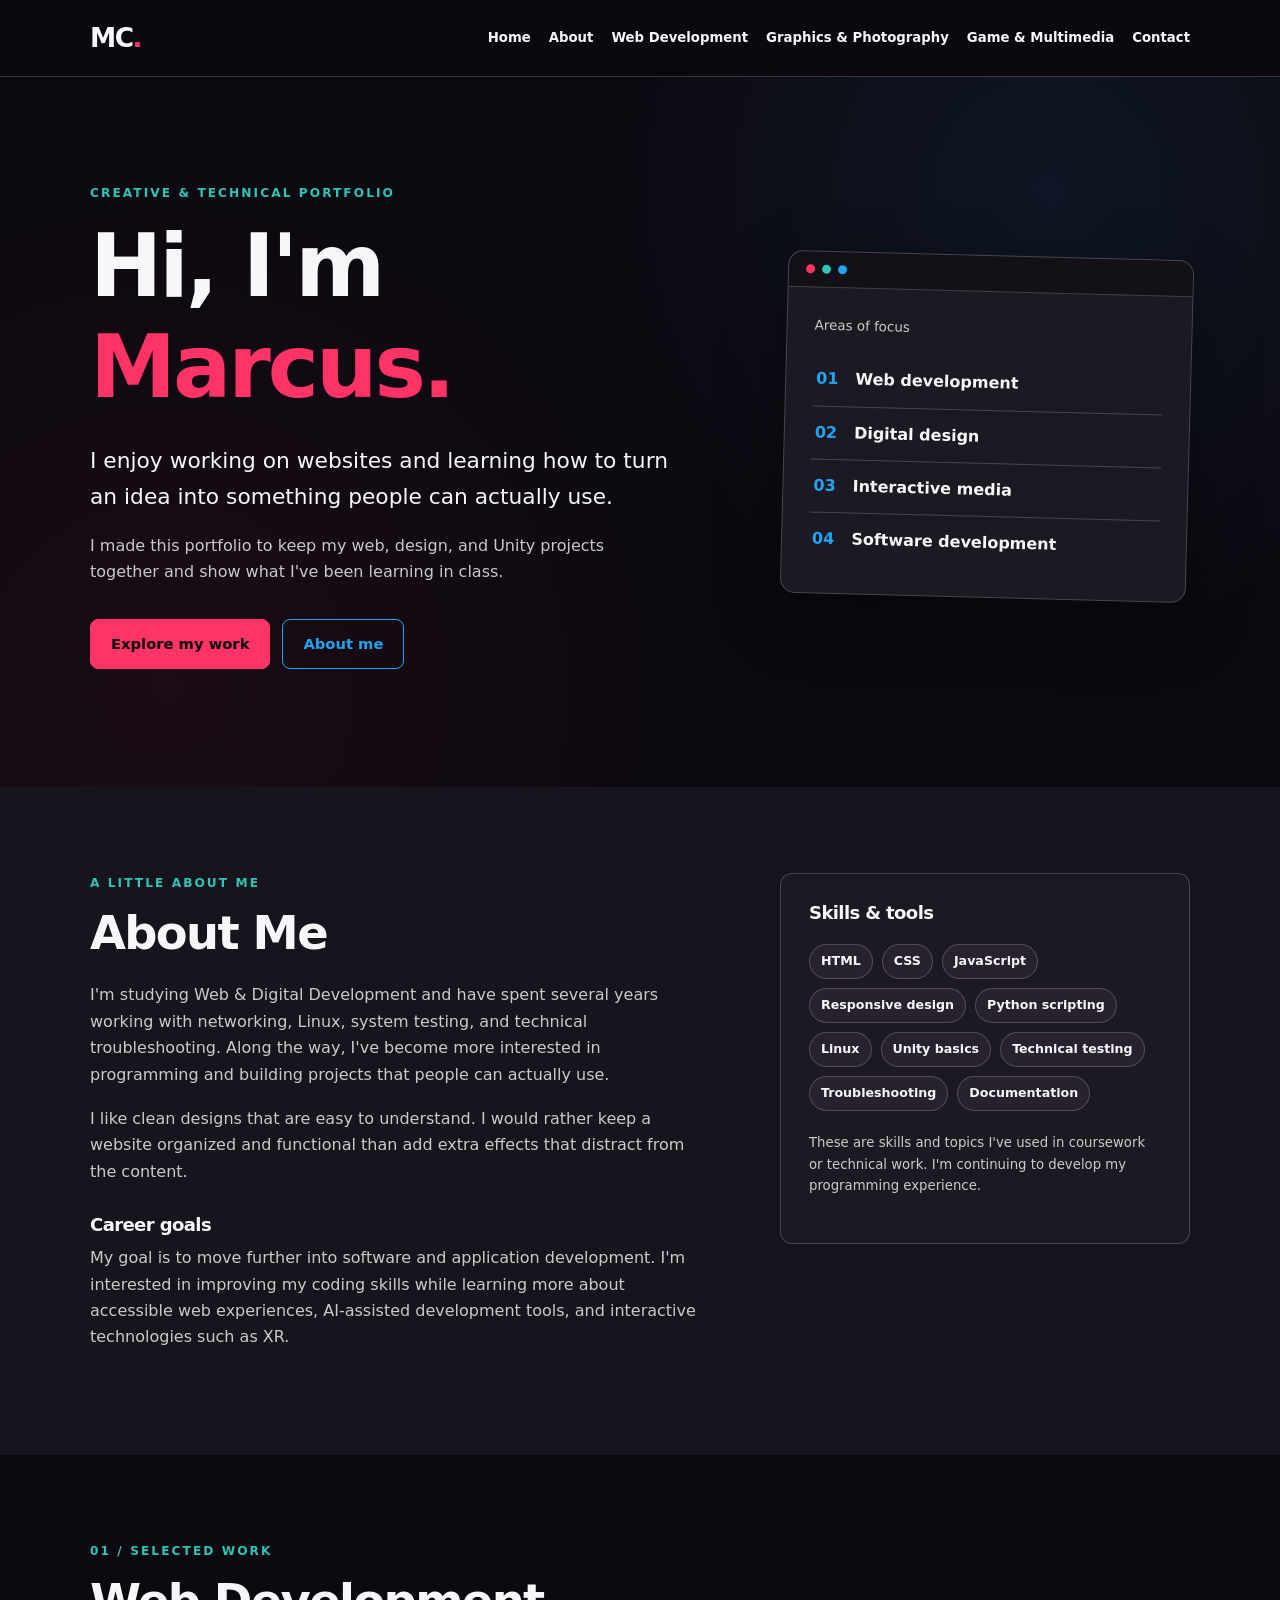
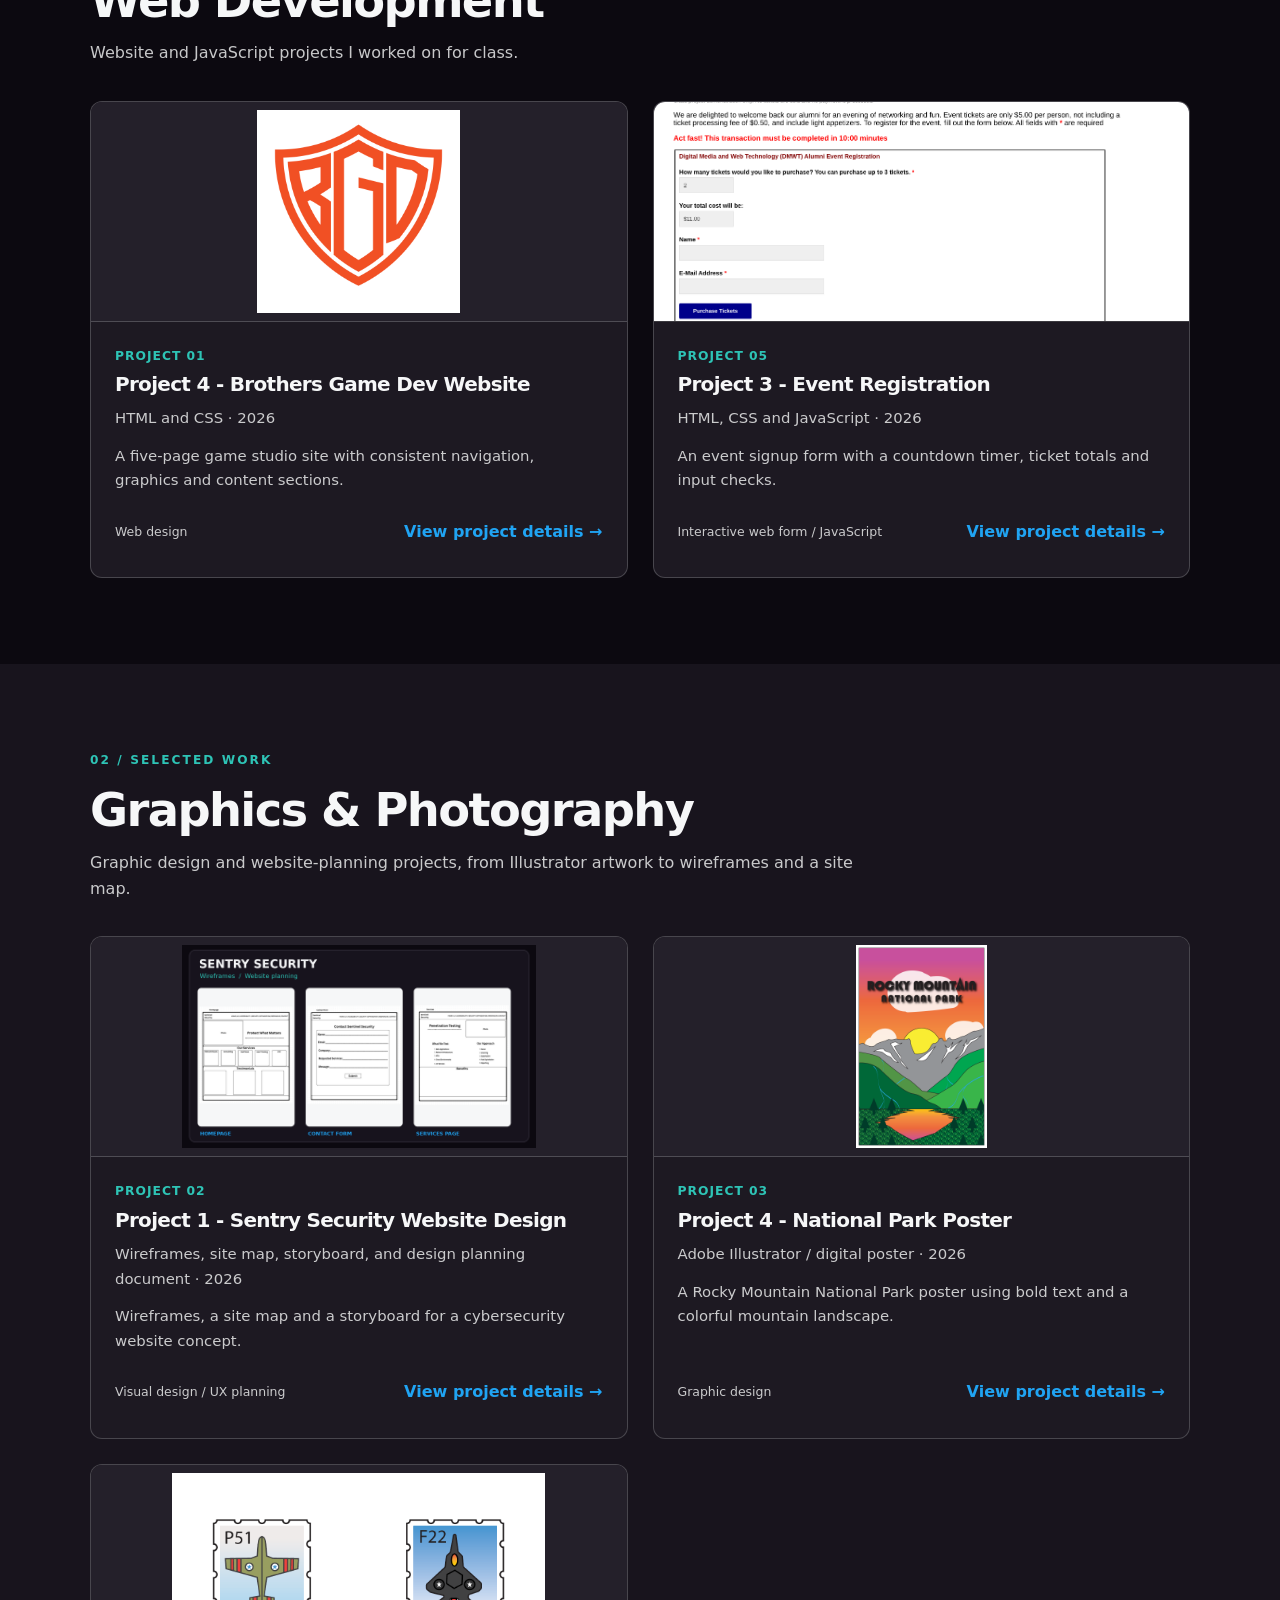
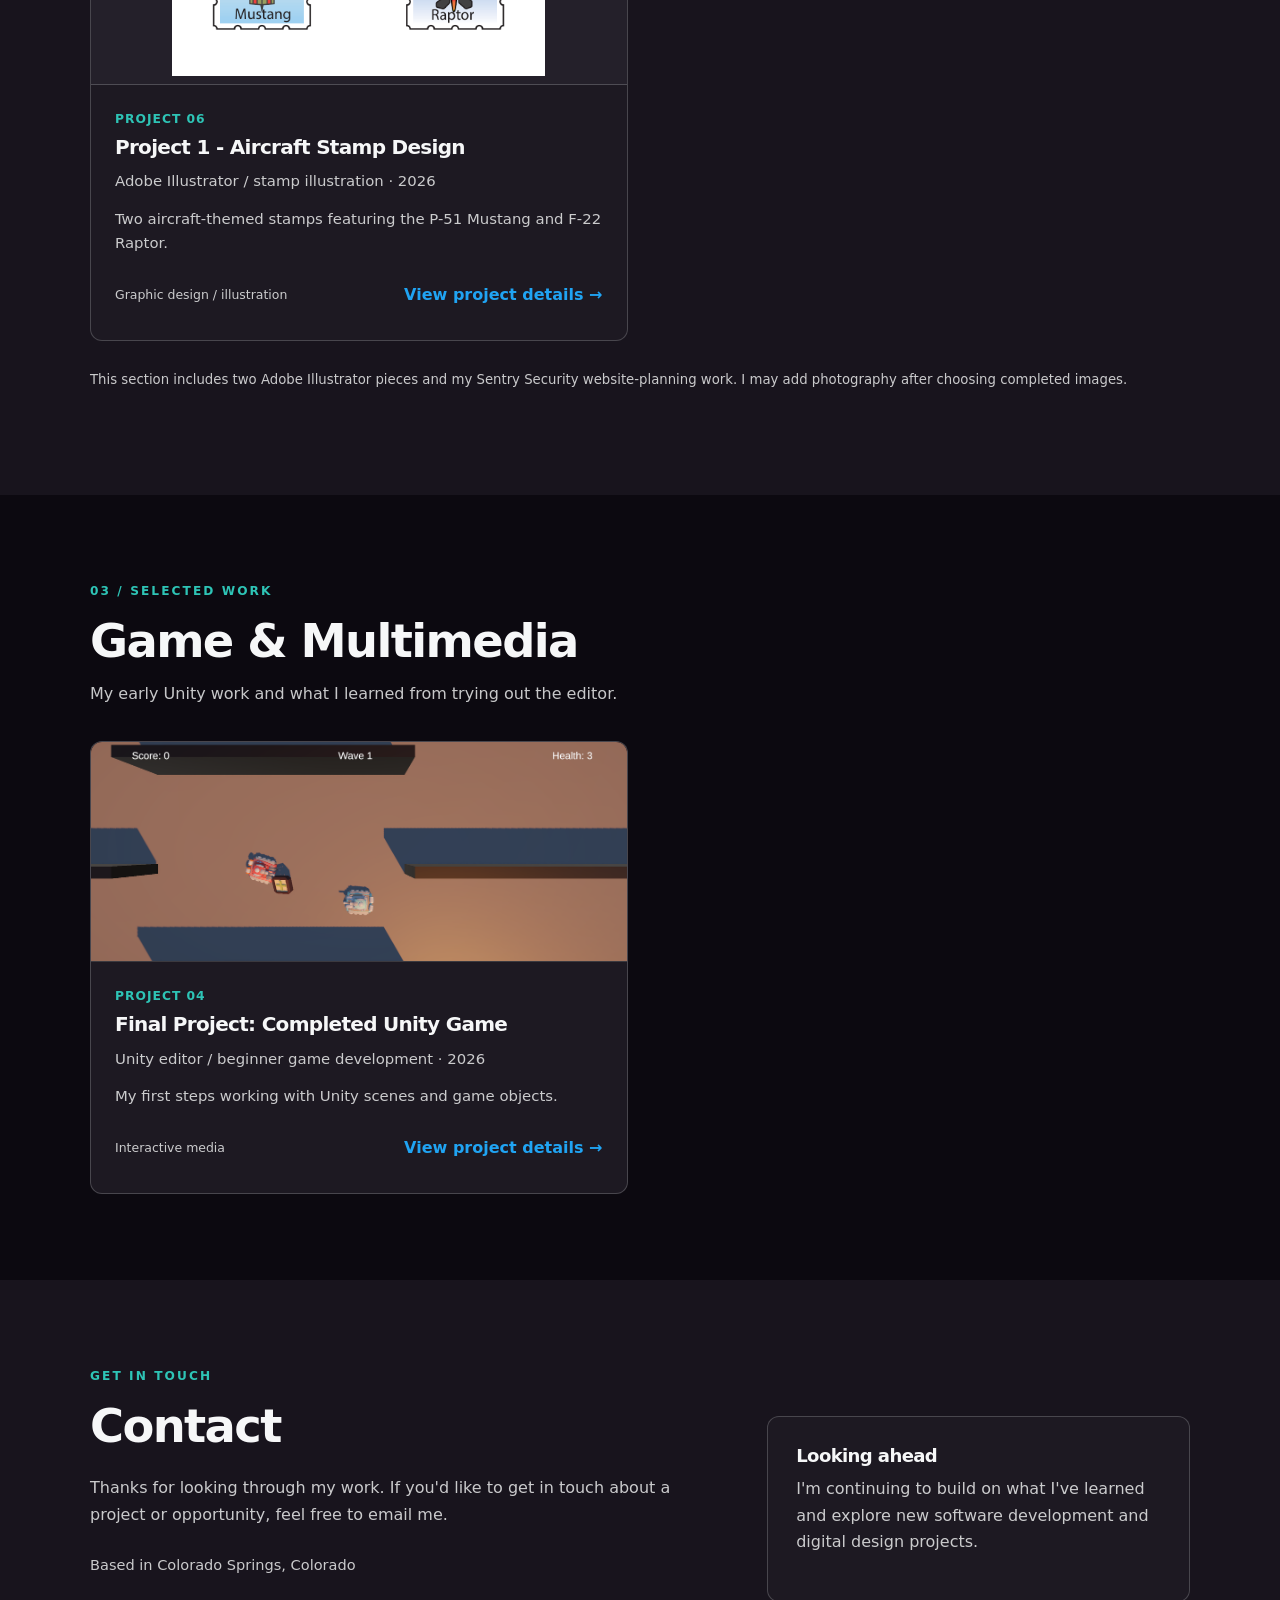
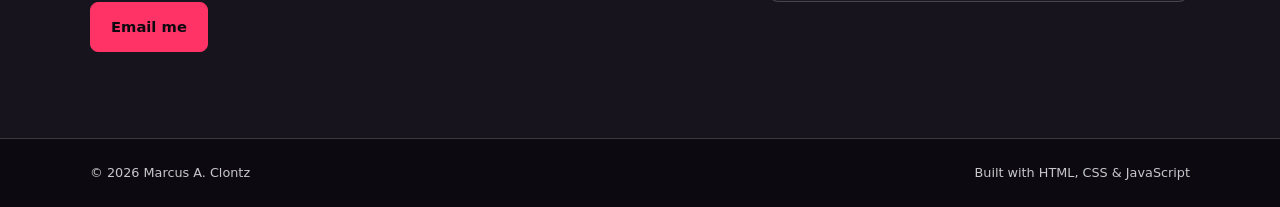
<file: index.html>
<!DOCTYPE html>
<html lang="en">
<head>
  <meta charset="UTF-8">
  <meta name="viewport" content="width=device-width, initial-scale=1.0">
  <meta name="description" content="A portfolio of web development, digital design, and interactive media projects by Marcus A. Clontz.">
  <title>Marcus A. Clontz | Creative & Technical Portfolio</title>
  <link rel="stylesheet" href="style.css">
  <script src="script.js" defer></script>
</head>
<body>
  <a class="skip-link" href="#main">Skip to main content</a>

  <header class="site-header">
    <div class="container header-inner">
      <a class="brand" href="#home" aria-label="Marcus Clontz, home">MC<span class="brand-dot">.</span></a>
      <button class="menu-toggle" type="button" aria-label="Open navigation menu" aria-expanded="false" aria-controls="site-nav">
        <span></span><span></span><span></span>
      </button>
      <nav class="site-nav" id="site-nav" aria-label="Main navigation">
        <a href="#home">Home</a>
        <a href="#about">About</a>
        <a href="#web-development">Web Development</a>
        <a href="#graphics">Graphics & Photography</a>
        <a href="#games">Game & Multimedia</a>
        <a href="#contact">Contact</a>
      </nav>
    </div>
  </header>

  <main id="main">
    <section class="hero section" id="home" aria-labelledby="home-title">
      <div class="container hero-layout">
        <div>
          <p class="eyebrow">Creative & technical portfolio</p>
          <h1 id="home-title">Hi, I'm <span class="accent">Marcus.</span></h1>
          <p class="hero-lead">I enjoy working on websites and learning how to turn an idea into something people can actually use.</p>
          <p class="hero-secondary">I made this portfolio to keep my web, design, and Unity projects together and show what I've been learning in class.</p>
          <div class="hero-actions">
            <a class="button button-primary" href="#web-development">Explore my work</a>
            <a class="button button-secondary" href="#about">About me</a>
          </div>
        </div>
        <div class="hero-panel" aria-label="Portfolio areas">
          <div class="panel-top"><span class="panel-dot"></span><span class="panel-dot"></span><span class="panel-dot"></span></div>
          <div class="panel-content">
            <p class="panel-caption">Areas of focus</p>
            <div class="panel-line"><span>01</span> Web development</div>
            <div class="panel-line"><span>02</span> Digital design</div>
            <div class="panel-line"><span>03</span> Interactive media</div>
            <div class="panel-line"><span>04</span> Software development</div>
          </div>
        </div>
      </div>
    </section>

    <section class="section section-muted" id="about" aria-labelledby="about-title">
      <div class="container split-layout">
        <div>
          <p class="eyebrow">A little about me</p>
          <h2 id="about-title">About Me</h2>
          <p>I'm studying Web & Digital Development and have spent several years working with networking, Linux, system testing, and technical troubleshooting. Along the way, I've become more interested in programming and building projects that people can actually use.</p>
          <p>I like clean designs that are easy to understand. I would rather keep a website organized and functional than add extra effects that distract from the content.</p>
          <h3>Career goals</h3>
          <p>My goal is to move further into software and application development. I'm interested in improving my coding skills while learning more about accessible web experiences, AI-assisted development tools, and interactive technologies such as XR.</p>
        </div>
        <aside class="skills-panel" aria-labelledby="skills-title">
          <h3 id="skills-title">Skills & tools</h3>
          <div class="tags" aria-label="Skills">
            <span>HTML</span><span>CSS</span><span>JavaScript</span><span>Responsive design</span>
            <span>Python scripting</span><span>Linux</span><span>Unity basics</span>
            <span>Technical testing</span><span>Troubleshooting</span><span>Documentation</span>
          </div>
          <p class="small-note">These are skills and topics I've used in coursework or technical work. I'm continuing to develop my programming experience.</p>
        </aside>
      </div>
    </section>

    <section class="section" id="web-development" aria-labelledby="web-title">
      <div class="container">
        <div class="section-heading">
          <p class="eyebrow">01 / Selected work</p>
          <h2 id="web-title">Web Development</h2>
          <p>Website and JavaScript projects I worked on for class.</p>
        </div>
        <div class="project-grid" id="web-projects"></div>
      </div>
    </section>

    <section class="section section-muted" id="graphics" aria-labelledby="graphics-title">
      <div class="container">
        <div class="section-heading">
          <p class="eyebrow">02 / Selected work</p>
          <h2 id="graphics-title">Graphics & Photography</h2>
          <p>Graphic design and website-planning projects, from Illustrator artwork to wireframes and a site map.</p>
        </div>
        <div class="project-grid" id="graphic-projects"></div>
        <p class="small-note section-note">This section includes two Adobe Illustrator pieces and my Sentry Security website-planning work. I may add photography after choosing completed images.</p>
      </div>
    </section>

    <section class="section" id="games" aria-labelledby="games-title">
      <div class="container">
        <div class="section-heading">
          <p class="eyebrow">03 / Selected work</p>
          <h2 id="games-title">Game & Multimedia</h2>
          <p>My early Unity work and what I learned from trying out the editor.</p>
        </div>
        <div class="project-grid" id="game-projects"></div>
      </div>
    </section>

    <section class="section section-muted" id="contact" aria-labelledby="contact-title">
      <div class="container contact-layout">
        <div>
          <p class="eyebrow">Get in touch</p>
          <h2 id="contact-title">Contact</h2>
          <p>Thanks for looking through my work. If you'd like to get in touch about a project or opportunity, feel free to email me.</p>
          <p class="contact-location">Based in Colorado Springs, Colorado</p>
          <!-- Contact email from the resume you supplied; change it here if you prefer another address. -->
          <a class="button button-primary" href="mailto:Marcus.A.Clontz@gmail.com">Email me</a>
        </div>
        <div class="contact-card">
          <h3>Looking ahead</h3>
          <p>I'm continuing to build on what I've learned and explore new software development and digital design projects.</p>
        </div>
      </div>
    </section>
  </main>

  <footer class="site-footer">
    <div class="container footer-inner">
      <span>© <span id="copyright-year"></span> Marcus A. Clontz</span>
      <span>Built with HTML, CSS & JavaScript</span>
    </div>
  </footer>

  <dialog class="project-dialog" id="project-dialog" aria-labelledby="dialog-title">
    <div class="dialog-inner">
      <div class="dialog-header">
        <p class="eyebrow">Project details</p>
        <button class="close-dialog" type="button" aria-label="Close project details">×</button>
      </div>
      <h2 id="dialog-title"></h2>
      <img class="dialog-image" id="dialog-image" alt="">
      <dl class="project-meta" id="dialog-meta"></dl>
      <h3>Project synopsis</h3>
      <p id="dialog-description"></p>
      <p class="small-note" id="dialog-image-note"></p>
      <details class="project-demo" id="dialog-demo" hidden>
        <summary id="dialog-demo-label">Try the interactive registration form</summary>
        <p class="small-note" id="dialog-demo-note">This is an included coursework demo.</p>
        <iframe id="dialog-demo-frame" title="Interactive DMWT alumni event registration coursework demo" loading="lazy"></iframe>
        <p><a id="dialog-demo-link" class="button button-secondary" href="#" target="_blank" rel="noopener">Open included demo in a new tab</a></p>
      </details>
    </div>
  </dialog>
</body>
</html>
</file>
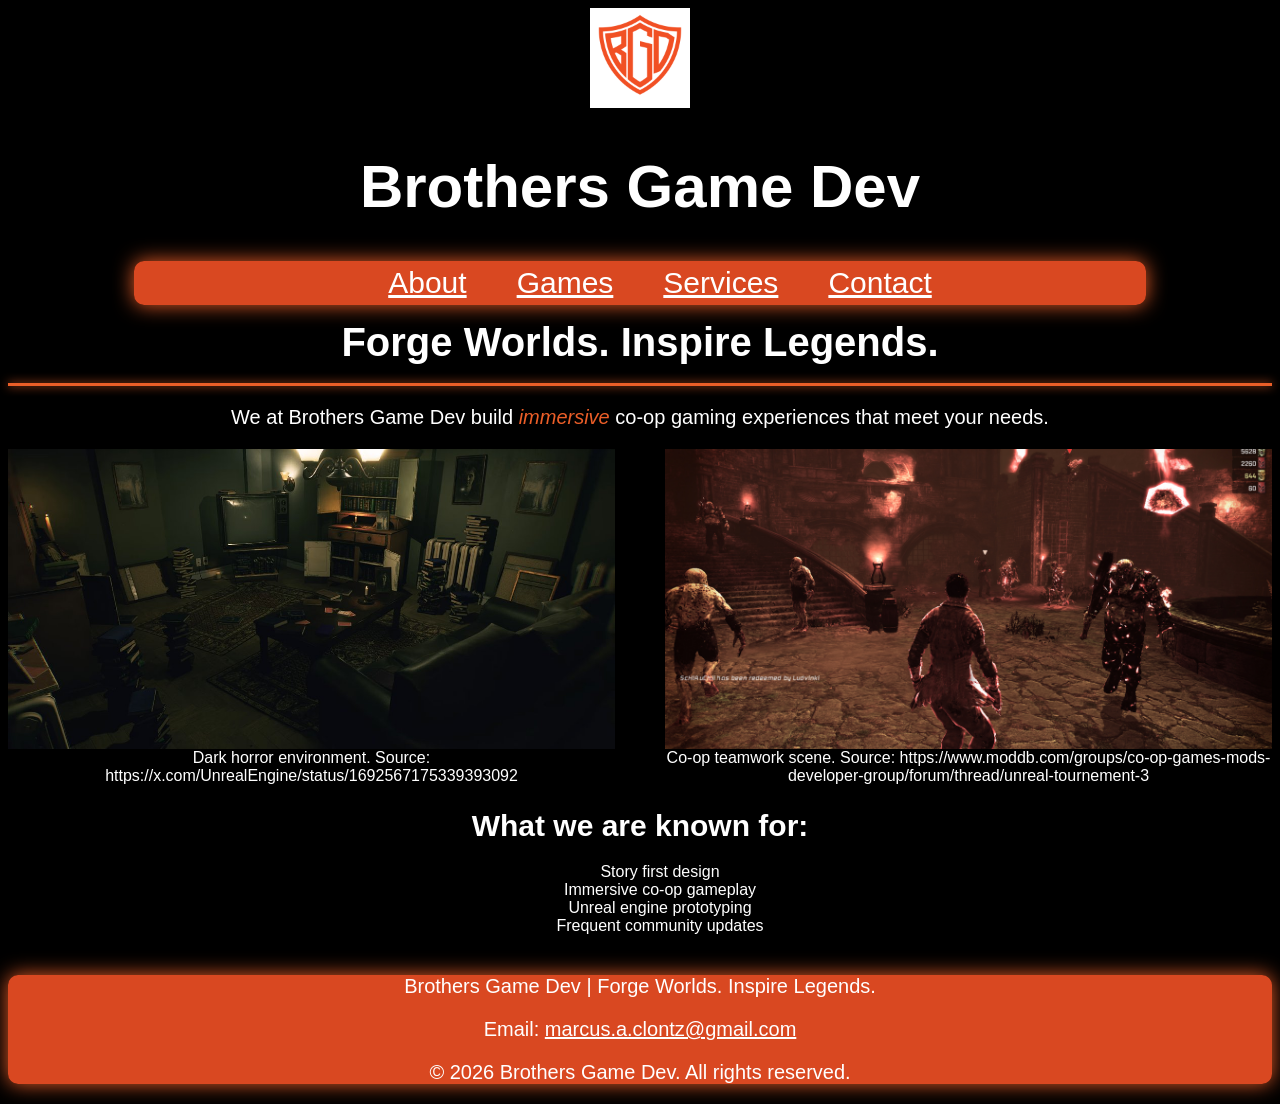
<file: demo/brothers-game-dev/index.html>
<!DOCTYPE html>
<html lang="en">
<head>
    <meta charset="UTF-8">
    <meta name="viewport" content="width=device-width, initial-scale=1.0">
    <title>Home</title>
    <link rel="stylesheet" href="style.css">
</head>
<body>
    <header>
        <img class="head_logo" src="images/BGD_logo.jpg" alt="BGD_logo"><h1>Brothers Game Dev</h1>
    </header>
    <div class="navbar">
        <nav>
            <ul class="navlist">
                <li><a href="about.html">About</a></li>
                <li><a href="games.html">Games</a></li>
                <li><a href="services.html">Services</a></li>
                <li><a href="contact.html">Contact</a></li>
            </ul>
        </nav>
    </div>
    <h2>Forge Worlds. Inspire Legends.</h2>
    <hr>
    <p>We at Brothers Game Dev build <em>immersive</em> co-op gaming experiences that meet your needs.</p>
    <div class="all_image">
        <div id="home_image1">
            <figure>
                <a href="games.html"><img src="images/horror_img.jpg" alt="Dark Scene"></a>
                <figcaption>Dark horror environment. Source: https://x.com/UnrealEngine/status/1692567175339393092</figcaption>
            </figure>
        </div>
        <div id="home_image2">
            <figure>
                <a href="games.html"><img src="images/co-op.jpg" alt="Co-op Scene"></a>
                <figcaption>Co-op teamwork scene. Source: https://www.moddb.com/groups/co-op-games-mods-developer-group/forum/thread/unreal-tournement-3</figcaption>
            </figure>
        </div>
    </div>
    <div>
        <h3 class="list">What we are known for:</h3>
        <ul id="known_list_item">
            <li>Story first design</li>
            <li>Immersive co-op gameplay</li>
            <li>Unreal engine prototyping</li>
            <li>Frequent community updates</li>
        </ul>
    </div>
    <footer>
        <p>Brothers Game Dev | Forge Worlds. Inspire Legends.</p>
        <p>Email: <a href="mailto:marcus.a.clontz@gmail.com">marcus.a.clontz@gmail.com</a></p>
        <p>© 2026 Brothers Game Dev. All rights reserved.</p>
    </footer>
</body>
</html>
</file>
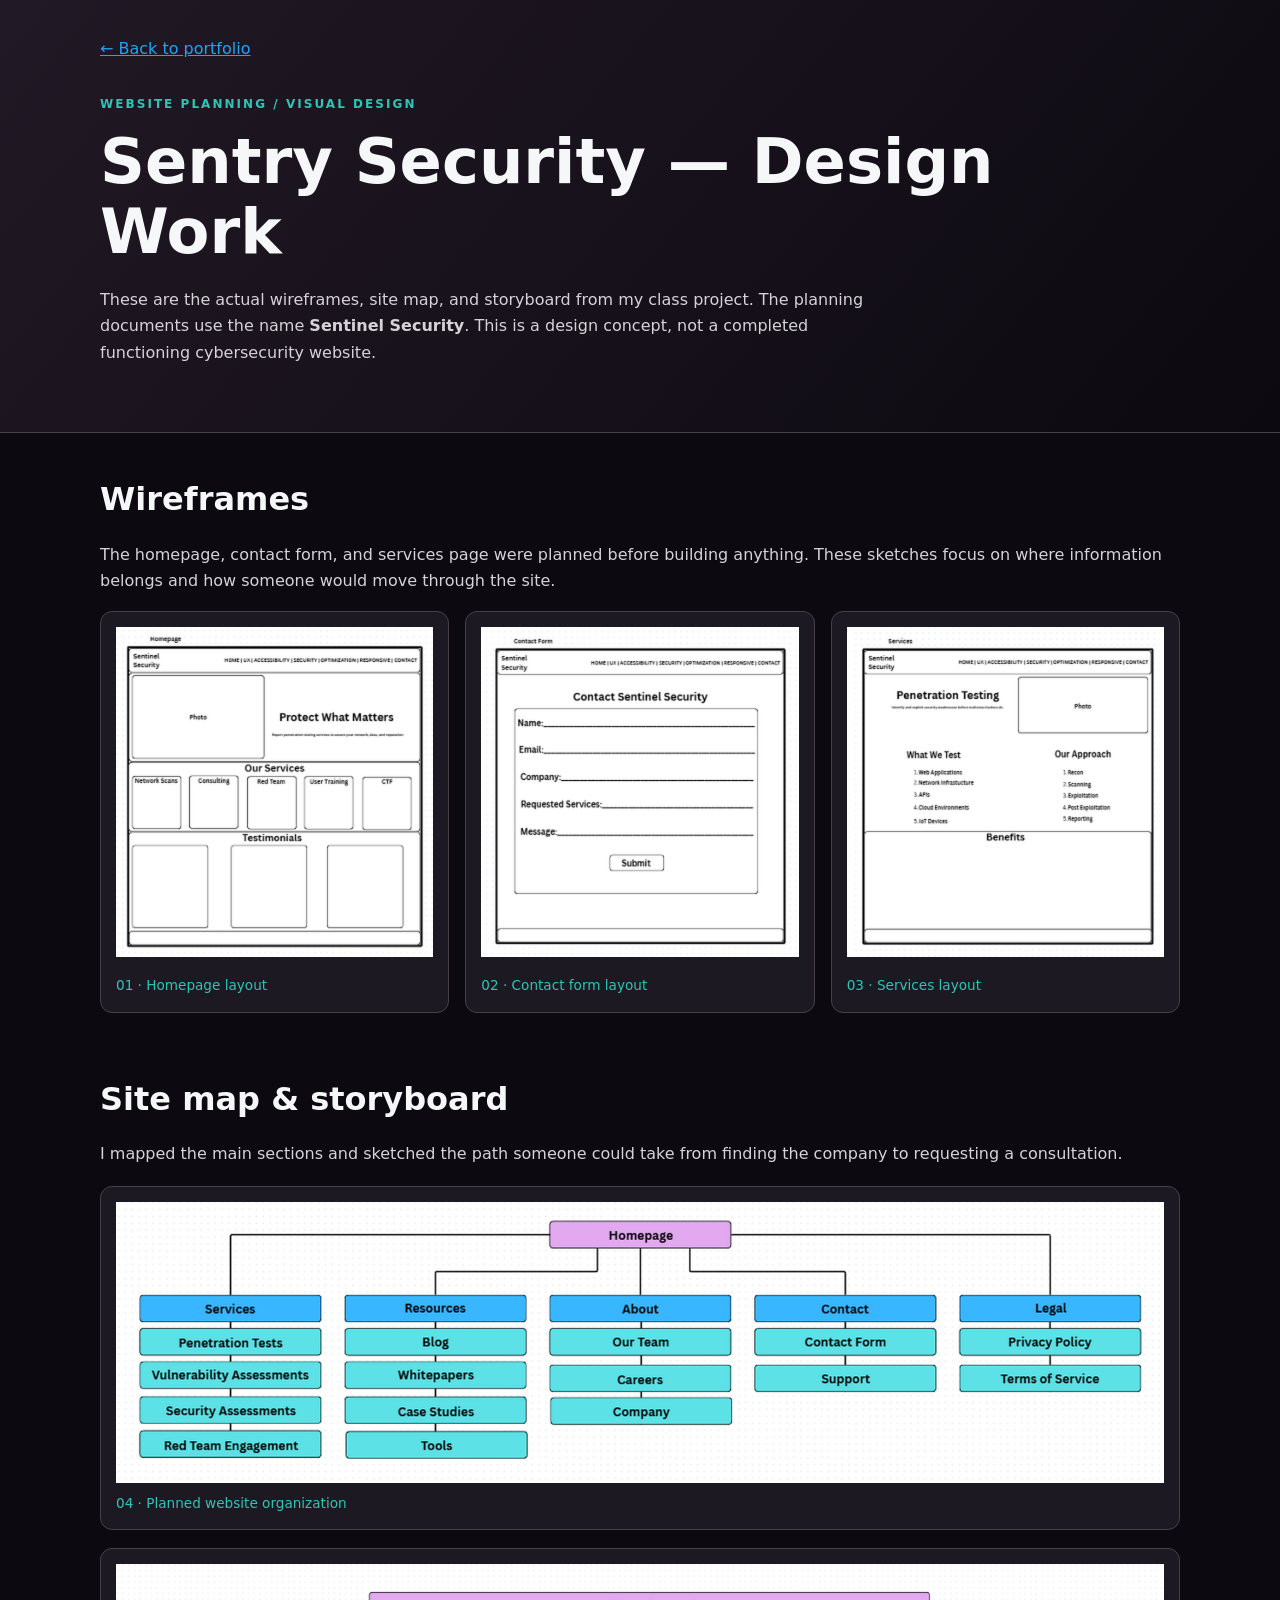
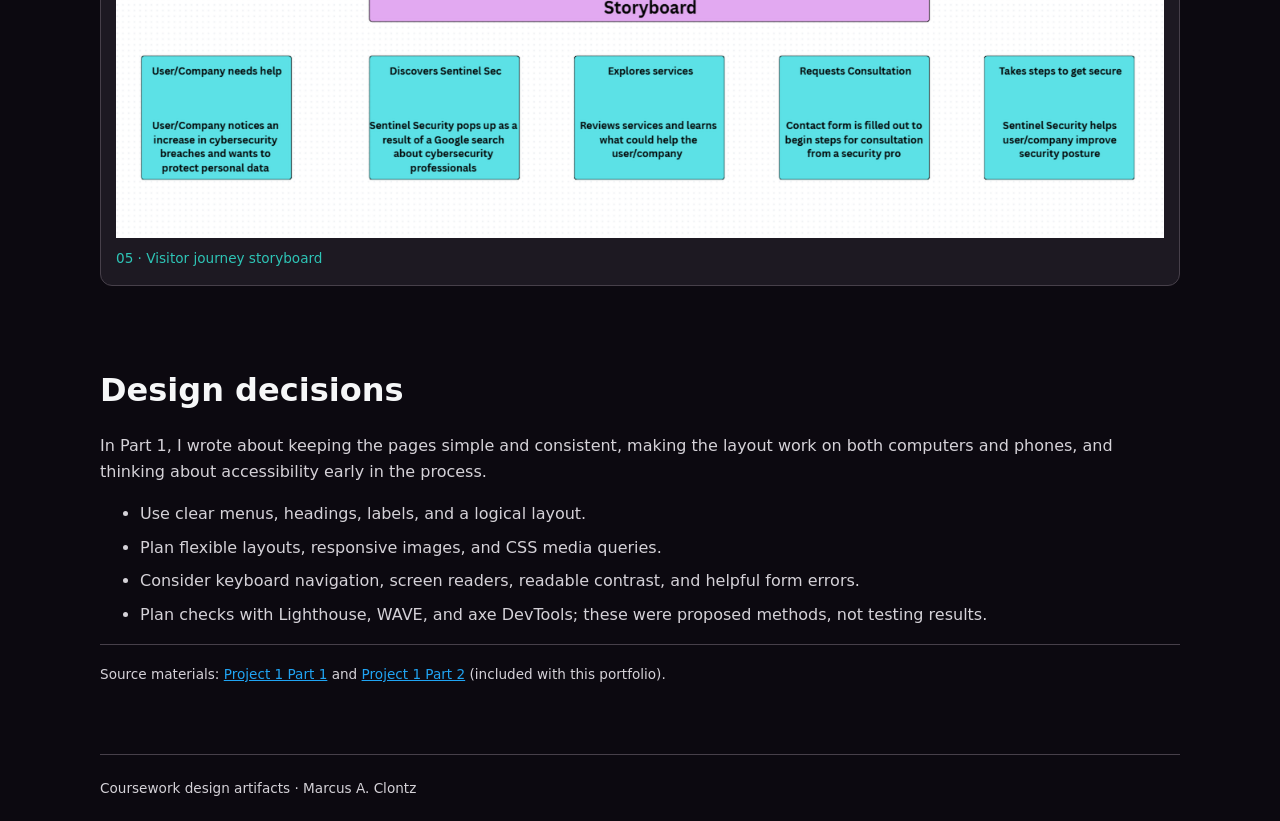
<file: demo/sentry-design/index.html>
<!doctype html>
<html lang="en">
<head>
  <meta charset="utf-8">
  <meta name="viewport" content="width=device-width, initial-scale=1">
  <title>Sentry Security — Website Design Work</title>
  <link rel="stylesheet" href="style.css">
</head>
<body>
  <a class="skip-link" href="#work">Skip to work</a>
  <header class="header">
    <div class="wrap">
      <a class="back" href="../../index.html#graphics">← Back to portfolio</a>
      <p class="eyebrow">Website planning / visual design</p>
      <h1>Sentry Security — Design Work</h1>
      <p class="intro">These are the actual wireframes, site map, and storyboard from my class project. The planning documents use the name <strong>Sentinel Security</strong>. This is a design concept, not a completed functioning cybersecurity website.</p>
    </div>
  </header>
  <main class="wrap" id="work">
    <section aria-labelledby="wireframes-heading">
      <h2 id="wireframes-heading">Wireframes</h2>
      <p>The homepage, contact form, and services page were planned before building anything. These sketches focus on where information belongs and how someone would move through the site.</p>
      <div class="gallery">
        <figure><a href="../../assets/sentry/home-wireframe.png"><img src="../../assets/sentry/home-wireframe.png" alt="Homepage wireframe: company logo and navigation, hero message, services cards, and testimonials" loading="lazy"></a><figcaption>01 · Homepage layout</figcaption></figure>
        <figure><a href="../../assets/sentry/contact-wireframe.png"><img src="../../assets/sentry/contact-wireframe.png" alt="Contact page wireframe with fields for name, email, company, requested services, message, and a submit button" loading="lazy"></a><figcaption>02 · Contact form layout</figcaption></figure>
        <figure><a href="../../assets/sentry/services-wireframe.png"><img src="../../assets/sentry/services-wireframe.png" alt="Services wireframe with penetration testing description, testing categories, approach, and benefits" loading="lazy"></a><figcaption>03 · Services layout</figcaption></figure>
      </div>
    </section>
    <section aria-labelledby="structure-heading">
      <h2 id="structure-heading">Site map &amp; storyboard</h2>
      <p>I mapped the main sections and sketched the path someone could take from finding the company to requesting a consultation.</p>
      <figure class="wide"><a href="../../assets/sentry/site-map.png"><img src="../../assets/sentry/site-map.png" alt="Site map connecting the homepage to Services, Resources, About, Contact, and Legal sections and their subpages" loading="lazy"></a><figcaption>04 · Planned website organization</figcaption></figure>
      <figure class="wide"><a href="../../assets/sentry/storyboard.png"><img src="../../assets/sentry/storyboard.png" alt="Storyboard showing a visitor discovering the company, exploring services, requesting a consultation, and taking steps to improve security" loading="lazy"></a><figcaption>05 · Visitor journey storyboard</figcaption></figure>
    </section>
    <section aria-labelledby="planning-heading" class="planning">
      <h2 id="planning-heading">Design decisions</h2>
      <p>In Part 1, I wrote about keeping the pages simple and consistent, making the layout work on both computers and phones, and thinking about accessibility early in the process.</p>
      <ul>
        <li>Use clear menus, headings, labels, and a logical layout.</li>
        <li>Plan flexible layouts, responsive images, and CSS media queries.</li>
        <li>Consider keyboard navigation, screen readers, readable contrast, and helpful form errors.</li>
        <li>Plan checks with Lighthouse, WAVE, and axe DevTools; these were proposed methods, not testing results.</li>
      </ul>
      <p class="source-note">Source materials: <a href="source/Project_1_Part_1.docx">Project 1 Part 1</a> and <a href="source/Project_1_Part_2.docx">Project 1 Part 2</a> (included with this portfolio).</p>
    </section>
  </main>
  <footer class="wrap">Coursework design artifacts · Marcus A. Clontz</footer>
</body>
</html>
</file>
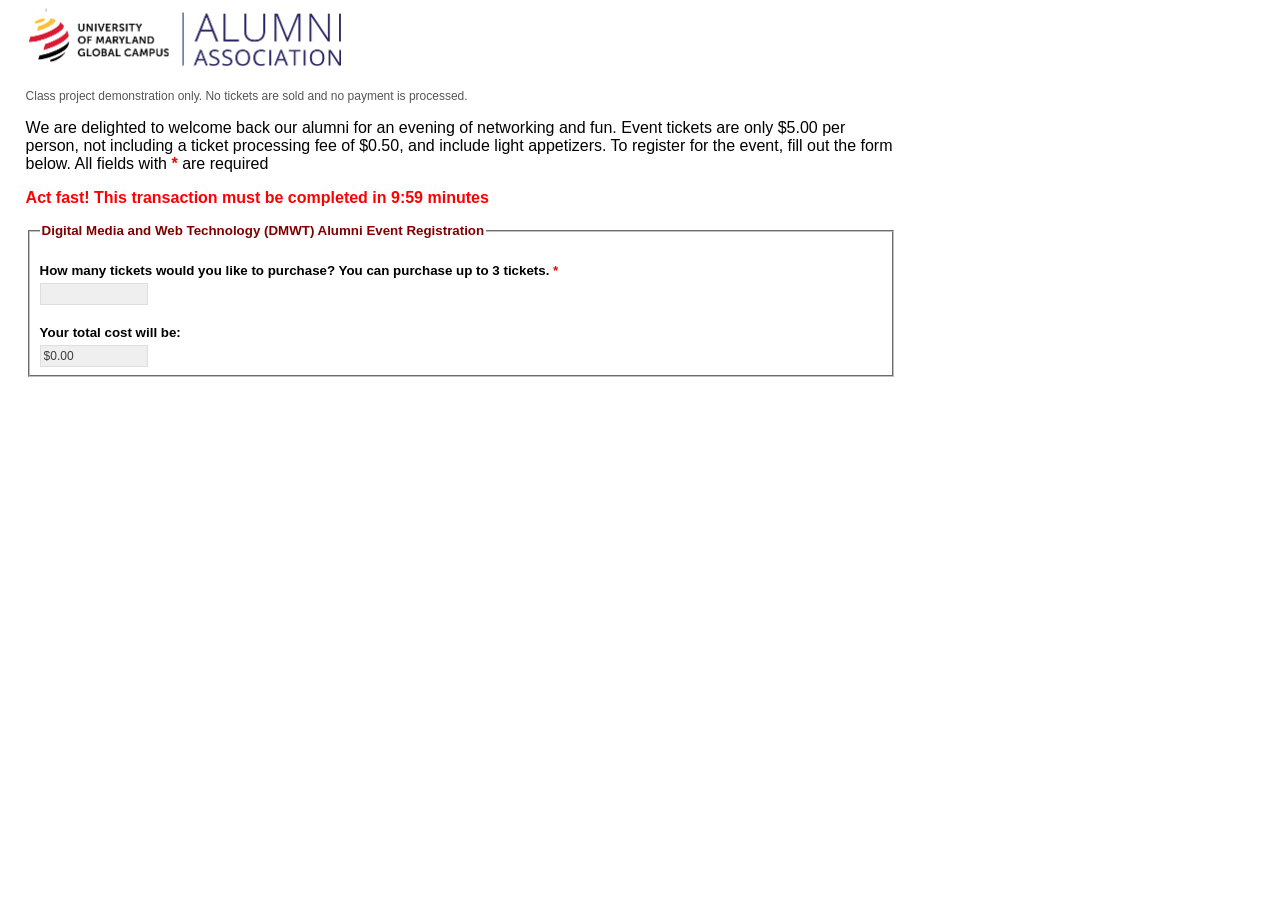
<file: demo/event_registration.html>
<!DOCTYPE html>
<!--
		Your Name: <Enter Your Name>
		Last Modified Date: <Enter The Date in mm/dd/yyyy format>
		File: event_registration.html
		File Description: <Enter a brief paragraph to describe the purpose of this file>
-->
<html lang="en">
<head>
    <title>DMWT Alumni Event Registration</title>
	<meta charset="utf-8" />
    <meta name="viewport" content="width=device-width, initial-scale=1" />
	<link rel="stylesheet" type="text/css" href="style.css">
	<script type="text/javascript" src="event_registration.js"></script>
</head>
<body>
	<header>
		<img src="logo.png" width="315" height="62" alt="Alumni Association logo">
	</header>
	<article>
        <p class="demo-disclaimer">Class project demonstration only. No tickets are sold and no payment is processed.</p>
		<section>
			<p id="tagline">We are delighted to welcome back our alumni for an evening of networking and fun. Event tickets are only $5.00 per person, not including a ticket processing fee of $0.50, and include light appetizers. To register for the event, fill out the form below. All fields with <span class="required">*</span> are required</p>
		</section>
	
		<section>
			<p id="transactionTimer">Act fast! This transaction must be completed in <span id="timer">10:00</span> minutes</p>
		</section>
	
		<section>
			<form id="contact" action="FormMail.pl" method="post">
				<fieldset>
					<legend>Digital Media and Web Technology (DMWT) Alumni Event Registration</legend>
				
					<label for="numTickets">How many tickets would you like to purchase? You can purchase up to 3 tickets. <span class="required">*</span></label>
					<input type="text" id="numTickets" name="numTickets" class="small" maxlength="3" onchange="calculateTotal();" />
					<span id="msgTickets" class="error"></span>
					
					<label for="totalCost">Your total cost will be: </label>
					<input type="text" id="totalCost" name="totalCost" class="small" value="$0.00" readonly/>

					<div id="contactInformation">
						<label for="name">Name <span class="required">*</span></label>
						<input type="text" id="name" name="name" maxlength="100" />
						<span id="msgname" class="error"></span>
				
						<label for="address">E-Mail Address <span class="required">*</span></label>
						<input type="email" id="email" name="address" maxlength="60" />
						<span id="msgemail" class="error"></span>
						
						<div class="actionButtons">
							<input type="button" name="submit" id="submit" value="Purchase Tickets" onclick="completePurchase();" />
							<input type="reset" name="reset" id="reset" value="Reset" />
						</div>
					</div>
				</fieldset>
			</form>
		</section>
	</article>
</body>
</html>
</file>
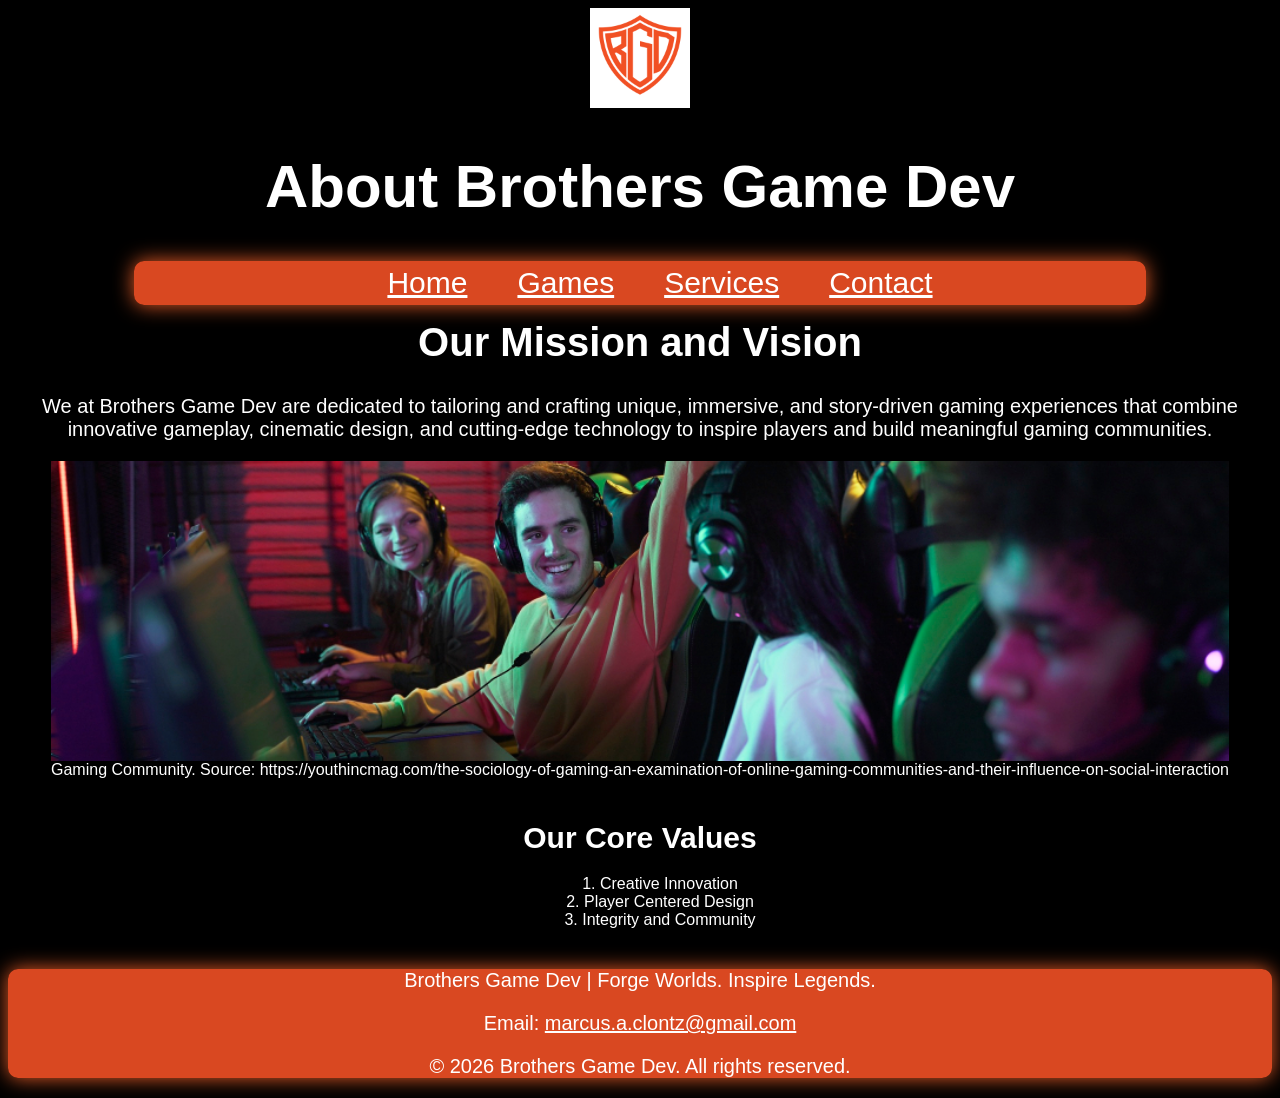
<file: demo/brothers-game-dev/about.html>
<!DOCTYPE html>
<html lang="en">
<head>
    <meta charset="UTF-8">
    <meta name="viewport" content="width=device-width, initial-scale=1.0">
    <title>About</title>
    <link rel="stylesheet" href="style.css">
</head>
<body>
    <header>
        <img class="head_logo" src="images/BGD_logo.jpg" alt="BGD_logo"> <h1>About Brothers Game Dev</h1>
    </header>
    <div class="navbar">
        <nav>
            <ul class="navlist">
                <li><a href="index.html">Home</a></li>
                <li><a href="games.html">Games</a></li>
                <li><a href="services.html">Services</a></li>
                <li><a href="contact.html">Contact</a></li>
            </ul>
        </nav>
    </div>
    <h2>Our Mission and Vision</h2>
    <p>We at Brothers Game Dev are dedicated to tailoring and crafting unique, immersive, and story-driven gaming experiences that combine innovative gameplay, cinematic design, and cutting-edge technology to inspire players and build meaningful gaming communities.</p>
    <div class="about_image">

    </div>
    <div class="all_image">
        <figure>
            <img src="images/community.jpg" alt="Gaming Community">
            <figcaption>Gaming Community. Source: https://youthincmag.com/the-sociology-of-gaming-an-examination-of-online-gaming-communities-and-their-influence-on-social-interaction</figcaption>
        </figure>
    </div>
    <div>
        <h3 class="list">Our Core Values</h3>
        <ol id="value_list_item">
            <li>Creative Innovation</li>
            <li>Player Centered Design</li>
            <li>Integrity and Community</li>
        </ol>
    </div>
    <footer>
        <p>Brothers Game Dev | Forge Worlds. Inspire Legends.</p>
        <p>Email: <a href="mailto:marcus.a.clontz@gmail.com">marcus.a.clontz@gmail.com</a></p>
        <p>© 2026 Brothers Game Dev. All rights reserved.</p>
    </footer>
</body>
</html>
</file>
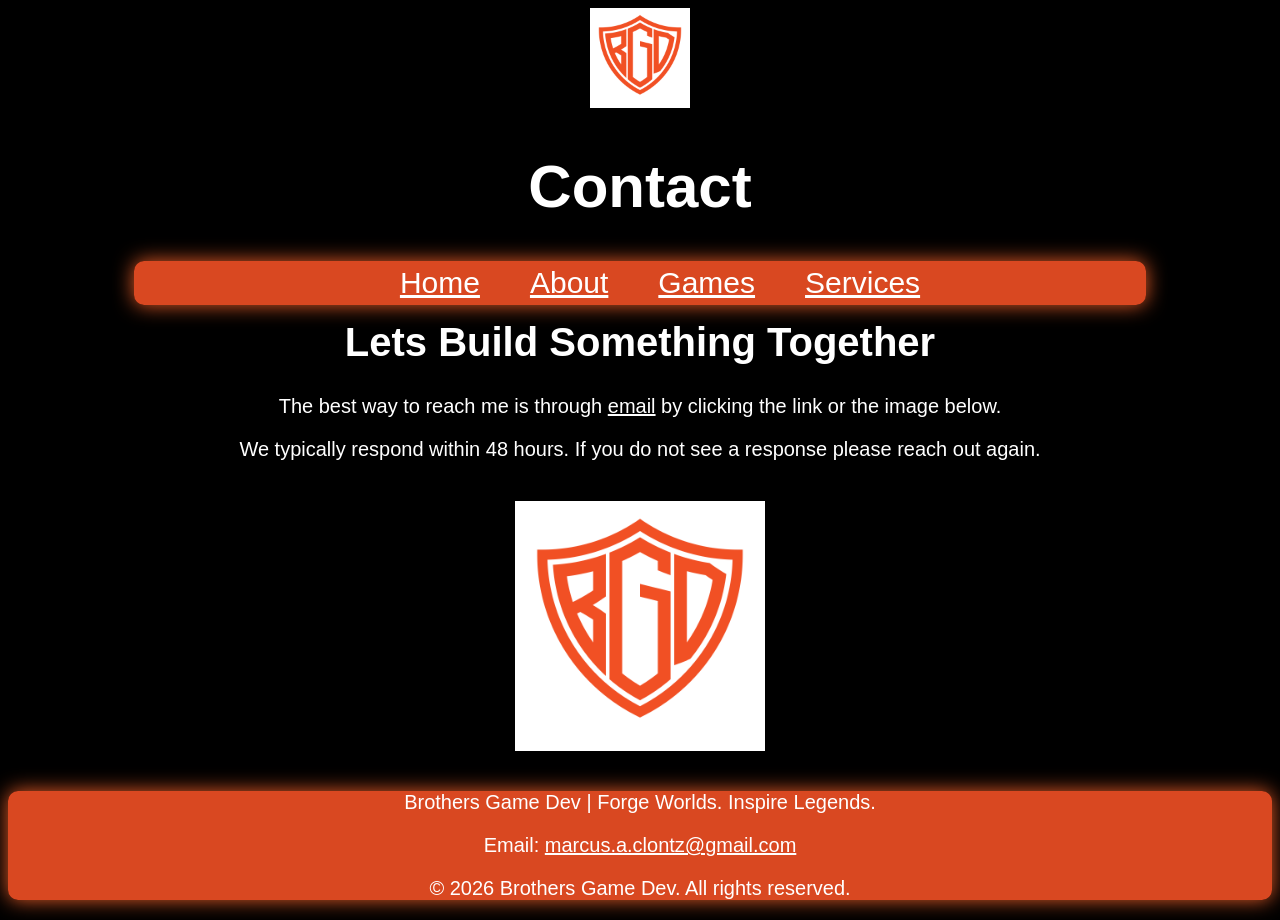
<file: demo/brothers-game-dev/contact.html>
<!DOCTYPE html>
<html lang="en">
<head>
    <meta charset="UTF-8">
    <meta name="viewport" content="width=device-width, initial-scale=1.0">
    <title>Contact</title>
    <link rel="stylesheet" href="style.css">
</head>
<body>
    <header>
        <img class="head_logo" src="images/BGD_logo.jpg" alt="BGD_logo"><h1>Contact</h1>
    </header>
    <div class="navbar">
        <nav>
            <ul class="navlist">
                <li><a href="index.html">Home</a></li>
                <li><a href="about.html">About</a></li>
                <li><a href="games.html">Games</a></li>
                <li><a href="services.html">Services</a></li>
            </ul>
        </nav>
    </div>
    <h2>Lets Build Something Together</h2>
    <p>The best way to reach me is through <a href="mailto:marcus.a.clontz@gmail.com">email</a> by clicking the link or the image below.</p>
    <p>We typically respond within 48 hours. If you do not see a response please reach out again.</p>
    <a href="mailto:marcus.a.clontz@gmail.com"><img  id="email_image" src="images/BGD_logo.jpg" alt="BGD_logo"></a>
    <footer>
        <p>Brothers Game Dev | Forge Worlds. Inspire Legends.</p>
        <p>Email: <a href="mailto:marcus.a.clontz@gmail.com">marcus.a.clontz@gmail.com</a></p>
        <p>© 2026 Brothers Game Dev. All rights reserved.</p>
    </footer>
</body>
</html>
</file>
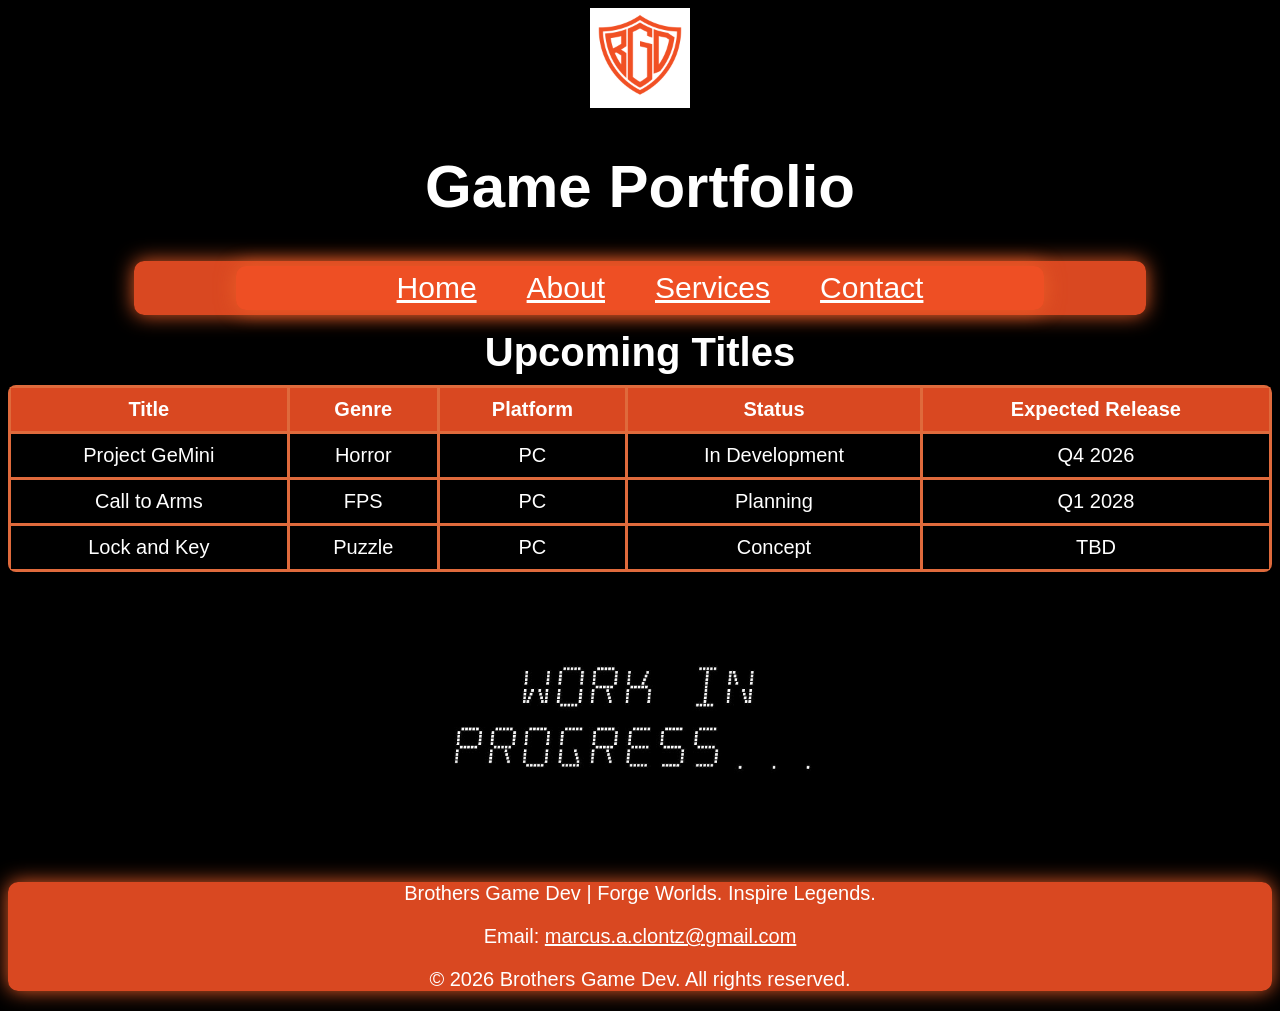
<file: demo/brothers-game-dev/games.html>
<!DOCTYPE html>
<html lang="en">
<head>
    <meta charset="UTF-8">
    <meta name="viewport" content="width=device-width, initial-scale=1.0">
    <title>Games</title>
    <link rel="stylesheet" href="style.css">
</head>
<body>
    <header>
        <img class="head_logo" src="images/BGD_logo.jpg" alt="BGD_logo"><h1>Game Portfolio</h1>
    </header>
    <div class="navbar">
        <nav class="navbar">
            <ul class="navlist">
                <li><a href="index.html">Home</a></li>
                <li><a href="about.html">About</a></li>
                <li><a href="services.html">Services</a></li>
                <li><a href="contact.html">Contact</a></li>
            </ul>
        </nav>
    </div>
    <h2>Upcoming Titles</h2>
    <div class="game_list">
        <table>
            <thead>
                <tr>
                    <th>Title</th>
                    <th>Genre</th>
                    <th>Platform</th>
                    <th>Status</th>
                    <th>Expected Release</th>
                </tr>
            </thead>
            <tbody>
                <tr>
                    <td>Project GeMini</td>
                    <td>Horror</td>
                    <td>PC</td>
                    <td>In Development</td>
                    <td>Q4 2026</td>
                </tr>
                <tr>
                    <td>Call to Arms</td>
                    <td>FPS</td>
                    <td>PC</td>
                    <td>Planning</td>
                    <td>Q1 2028</td>
                </tr>
                <tr>
                    <td>Lock and Key</td>
                    <td>Puzzle</td>
                    <td>PC</td>
                    <td>Concept</td>
                    <td>TBD</td>
                </tr>
            </tbody>
        </table>
    </div>
    <img  id="build_image" src="images/build.jpg" alt="work_in_progress">
    <footer>
        <p>Brothers Game Dev | Forge Worlds. Inspire Legends.</p>
        <p>Email: <a href="mailto:marcus.a.clontz@gmail.com">marcus.a.clontz@gmail.com</a></p>
        <p>© 2026 Brothers Game Dev. All rights reserved.</p>
    </footer>
</body>
</html>
</file>
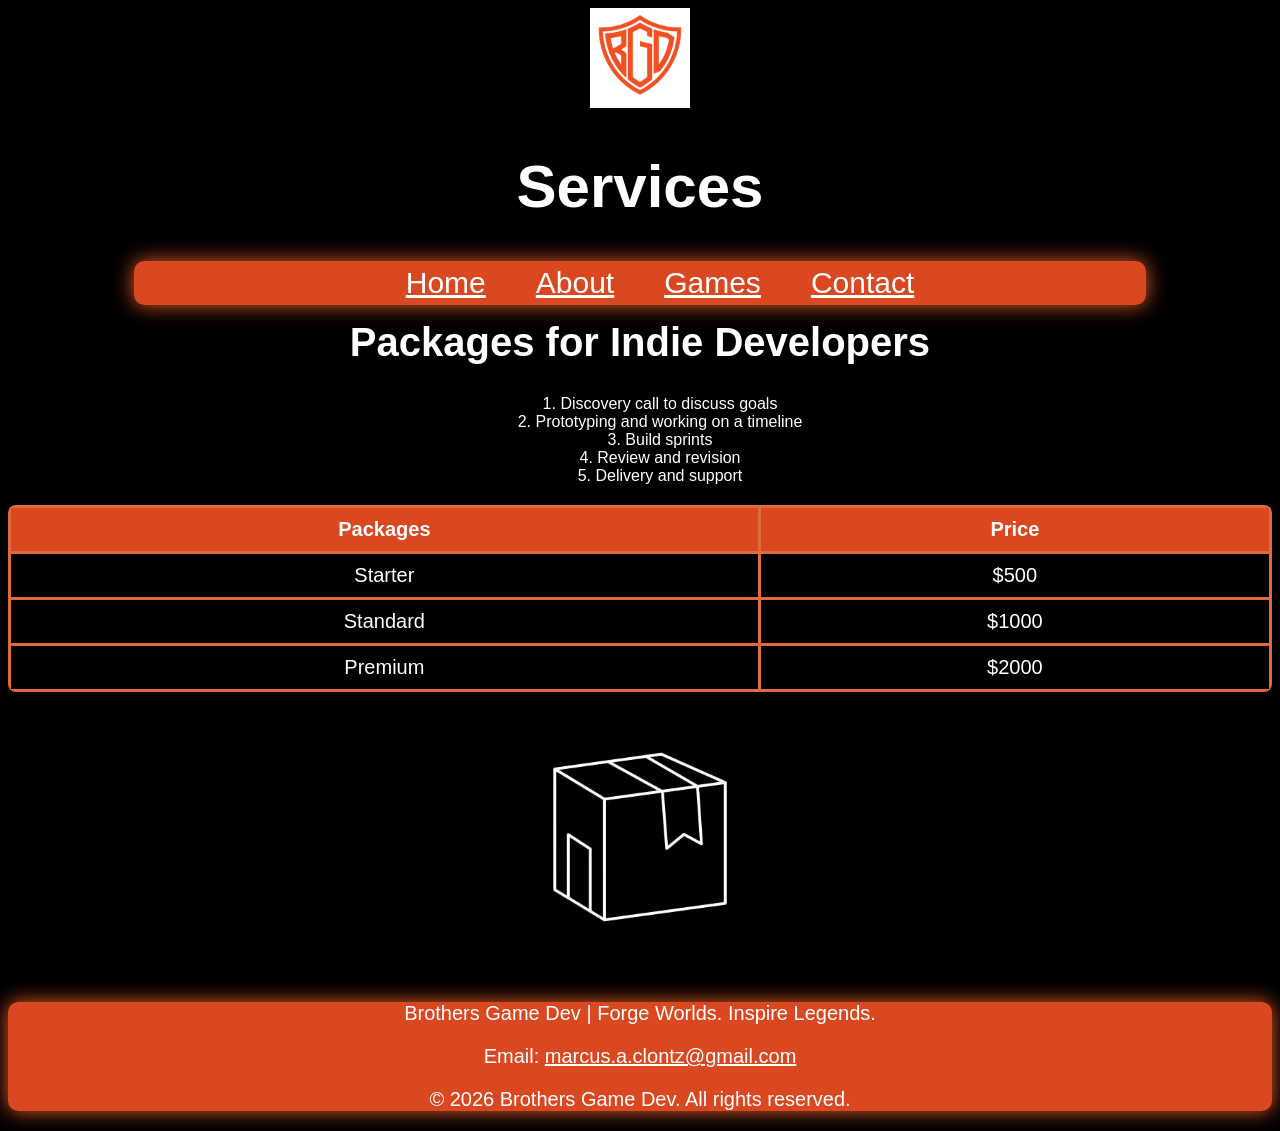
<file: demo/brothers-game-dev/services.html>
<!DOCTYPE html>
<html lang="en">
<head>
    <meta charset="UTF-8">
    <meta name="viewport" content="width=device-width, initial-scale=1.0">
    <title>Services</title>
    <link rel="stylesheet" href="style.css">
</head>
<body>
    <header>
        <img class="head_logo" src="images/BGD_logo.jpg" alt="BGD_logo"><h1>Services</h1>
    </header>
    <div class="navbar">
        <nav>
            <ul class="navlist">
                <li><a href="index.html">Home</a></li>
                <li><a href="about.html">About</a></li>
                <li><a href="games.html">Games</a></li>
                <li><a href="contact.html">Contact</a></li>
            </ul>
        </nav>
    </div>
    <h2>Packages for Indie Developers</h2>
    <ol id="package_list_item">
        <li>Discovery call to discuss goals</li>
        <li>Prototyping and working on a timeline</li>
        <li>Build sprints</li>
        <li>Review and revision</li>
        <li>Delivery and support</li>
    </ol>
    <div class="package_list">
        <table>
            <thead>
                <tr>
                    <th>Packages</th>
                    <th>Price</th>
                </tr>
            </thead>
            <tbody>
                <tr>
                    <td>Starter</td>
                    <td>$500</td>
                </tr>
                <tr>
                    <td>Standard</td>
                    <td>$1000</td>
                </tr>
                <tr>
                    <td>Premium</td>
                    <td>$2000</td>
                </tr>
            </tbody>
        </table>
    </div>
    <img  id="packages_image" src="images/packages.jpg" alt="packages">
    <footer>
        <p>Brothers Game Dev | Forge Worlds. Inspire Legends.</p>
        <p>Email: <a href="mailto:marcus.a.clontz@gmail.com">marcus.a.clontz@gmail.com</a></p>
        <p>© 2026 Brothers Game Dev. All rights reserved.</p>
    </footer>
</body>
</html>
</file>
<file: style.css>
/*
  palette:
    #FF3366  Hot Fuchsia     - primary calls to action and highlights
    #2EC4B6  Light Sea Green - section labels and supporting accents
    #F6F7F8  Bright Snow     - main typography
    #20A4F3  Blue Bell       - secondary actions and interactive links
    #0C0910  Onyx            - main background
*/
:root {
  color-scheme: dark;
  --fuchsia: #FF3366;
  --sea-green: #2EC4B6;
  --snow: #F6F7F8;
  --blue: #20A4F3;
  --onyx: #0C0910;

  --bg: var(--onyx);
  --bg-alt: #18141D;
  --surface: #1D1922;
  --surface-light: #28222E;
  --text: var(--snow);
  --muted: rgba(246, 247, 248, .80);
  --accent: var(--sea-green);
  --border: rgba(246, 247, 248, .20);
  --max-width: 1100px;
}

/* Base: readable text, predictable spacing, keyboard support */
* { box-sizing: border-box; }
html { scroll-behavior: smooth; scroll-padding-top: 84px; }
body {
  margin: 0;
  background: var(--bg);
  color: var(--text);
  font: 16px/1.65 system-ui, -apple-system, BlinkMacSystemFont, "Segoe UI", sans-serif;
}
a { color: inherit; }
a:focus-visible, button:focus-visible, summary:focus-visible { outline: 3px solid var(--blue); outline-offset: 4px; }
button { font: inherit; cursor: pointer; }
img { display: block; max-width: 100%; }
.container { width: min(calc(100% - 40px), var(--max-width)); margin-inline: auto; }
.section { padding: 86px 0; }
.section-muted { background: var(--bg-alt); }
.eyebrow {
  color: var(--sea-green);
  font-size: .76rem;
  font-weight: 800;
  text-transform: uppercase;
  letter-spacing: .17em;
  margin: 0 0 13px;
}
h1, h2, h3 { line-height: 1.17; letter-spacing: -.035em; }
h1 { font-size: clamp(3.1rem, 7vw, 5.4rem); margin: 0 0 25px; }
h2 { font-size: clamp(2rem, 4vw, 2.9rem); margin: 0 0 22px; }
h3 { font-size: 1.13rem; margin: 29px 0 10px; }
p { color: var(--muted); margin: 0 0 18px; }
.accent { color: var(--fuchsia); }
.small-note { font-size: .83rem; color: var(--muted); }

/* Navigation: clear on desktop and mobile, works on PC and Mac browsers */
.skip-link {
  position: absolute; left: 15px; top: -70px; z-index: 100;
  background: var(--sea-green); color: var(--onyx); padding: 8px 13px;
}
.skip-link:focus { top: 10px; }
.site-header {
  z-index: 20; position: sticky; top: 0;
  background: rgba(12, 9, 16, .96);
  border-bottom: 1px solid var(--border);
  backdrop-filter: blur(12px);
}
.header-inner {
  min-height: 76px;
  display: flex; align-items: center; justify-content: space-between; gap: 20px;
}
.brand { font-size: 1.65rem; font-weight: 900; letter-spacing: -.06em; text-decoration: none; }
.brand-dot { color: var(--fuchsia); }
.site-nav { display: flex; align-items: center; flex-wrap: wrap; gap: 18px; }
.site-nav a {
  color: var(--snow);
  font-size: .83rem; font-weight: 650;
  text-decoration: none; transition: color .15s;
}
.site-nav a:hover, .site-nav a:focus-visible { color: var(--sea-green); }
.menu-toggle {
  display: none; width: 44px; height: 44px;
  background: transparent; border: 1px solid var(--border);
  border-radius: 8px; padding: 10px;
}
.menu-toggle span { display: block; width: 100%; height: 2px; margin: 4px 0; background: var(--text); }

/* Hero: vivid fuchsia for the main action, sea green and blue for accents */
.hero {
  padding: 106px 0 118px;
  background:
    radial-gradient(circle at 82% 16%, rgba(32, 164, 243, .09), transparent 38%),
    radial-gradient(circle at 13% 86%, rgba(255, 51, 102, .06), transparent 42%);
}
.hero-layout { display: grid; grid-template-columns: 1.2fr .8fr; align-items: center; gap: 85px; }
.hero-lead { font-size: clamp(1.12rem, 2vw, 1.36rem); color: var(--text); max-width: 630px; }
.hero-secondary { max-width: 570px; }
.hero-actions { display: flex; flex-wrap: wrap; gap: 12px; margin-top: 33px; }
.button {
  display: inline-flex; align-items: center; justify-content: center;
  padding: 12px 20px; border-radius: 8px;
  text-decoration: none; font-weight: 750; font-size: .92rem;
  transition: transform .2s, box-shadow .2s, background .2s;
}
.button:hover { transform: translateY(-2px); }
.button-primary { color: var(--onyx); background: var(--fuchsia); border: 1px solid var(--fuchsia); }
.button-primary:hover { background: var(--snow); border-color: var(--snow); }
.button-secondary { border: 1px solid var(--blue); background: transparent; color: var(--blue); }
.button-secondary:hover { background: rgba(32, 164, 243, .12); }
.hero-panel {
  border: 1px solid var(--border); border-radius: 15px; overflow: hidden;
  background: var(--surface);
  box-shadow: 0 24px 65px rgba(0,0,0,.36);
  transform: rotate(1.5deg);
}
.panel-top {
  display: flex; gap: 7px; padding: 13px 17px;
  background: rgba(12, 9, 16, .56);
  border-bottom: 1px solid var(--border);
}
.panel-dot { width: 9px; height: 9px; border-radius: 50%; background: var(--fuchsia); }
.panel-dot:nth-child(2) { background: var(--sea-green); }
.panel-dot:nth-child(3) { background: var(--blue); }
.panel-content { padding: 27px; }
.panel-caption { margin-bottom: 16px; color: var(--muted); font-size: .84rem; }
.panel-line { display: flex; gap: 17px; padding: 13px 3px; border-bottom: 1px solid var(--border); font-weight: 650; }
.panel-line:last-child { border-bottom: 0; }
.panel-line span { color: var(--blue); font-variant-numeric: tabular-nums; }

/* About / section headings */
.split-layout { display: grid; grid-template-columns: 1.2fr .8fr; gap: 75px; align-items: start; }
.skills-panel, .contact-card {
  background: var(--surface);
  border: 1px solid var(--border);
  border-radius: 12px; padding: 28px;
}
.skills-panel h3, .contact-card h3 { margin-top: 0; }
.tags { display: flex; flex-wrap: wrap; gap: 9px; margin: 21px 0; }
.tags span:hover { background: var(--fuchsia); }
.tags span {
  background: var(--surface-light); color: var(--snow);
  font-size: .79rem; font-weight: 600;
  padding: 6px 11px; border: 1px solid var(--border); border-radius: 100px;
}
.section-heading { max-width: 770px; margin-bottom: 34px; }
.section-heading h2 { margin-bottom: 12px; }
.section-note { margin-top: 28px; }

/* Numbered cards are arranged in a grid; each opens full rubric metadata */
.project-grid { display: grid; grid-template-columns: repeat(2, minmax(0, 1fr)); gap: 25px; }
.project-card {
  border: 1px solid var(--border); border-radius: 12px; overflow: hidden;
  background: var(--surface); display: flex; flex-direction: column;
  transition: border-color .2s, box-shadow .2s;
}
.section-muted .project-card { background: var(--surface); }
.project-card:hover, .project-card:focus-within {
  border-color: var(--sea-green);
  box-shadow: 0 9px 26px rgba(0,0,0,.18);
}
.project-image {
  width: 100%; height: 220px; object-fit: cover;
  background: var(--onyx); border-bottom: 1px solid var(--border);
}
.card-content { display: flex; flex-direction: column; align-items: start; flex: 1; padding: 24px; }
.card-number { color: var(--sea-green); font-size: .77rem; letter-spacing: .08em; font-weight: 800; }
.card-content h3 { font-size: 1.25rem; margin: 7px 0 10px; }
.card-content p { font-size: .93rem; }
.card-facts { color: var(--muted); font-size: .79rem; margin-bottom: 13px; }
.card-footer {
  margin-top: auto; width: 100%; display: flex; flex-wrap: wrap;
  align-items: center; justify-content: space-between; gap: 10px;
}
.card-category { font-size: .78rem; color: var(--muted); }
.card-button {
  background: transparent; color: var(--blue); border: none;
  font-weight: 750; padding: 8px 0;
}
.card-button:hover { text-decoration: underline; }

/* Contact and footer */
.contact-layout { display: grid; grid-template-columns: 1fr .72fr; gap: 90px; align-items: center; }
.contact-location { font-size: .91rem; margin: 25px 0; }
.site-footer { padding: 23px 0; border-top: 1px solid var(--border); background: var(--onyx); }
.footer-inner { display: flex; gap: 12px; flex-wrap: wrap; justify-content: space-between; color: var(--muted); font-size: .8rem; }
.project-dialog {
  width: min(760px, calc(100% - 30px)); max-height: 88vh; padding: 0;
  border-radius: 14px; border: 1px solid var(--sea-green);
  color: var(--text); background: var(--onyx);
}
.project-dialog::backdrop { background: rgba(12, 9, 16, .87); }
.dialog-inner { padding: 28px; }
.dialog-header { display: flex; justify-content: space-between; align-items: center; }
.dialog-header .eyebrow { margin: 0; }
.close-dialog {
  width: 40px; height: 40px; background: var(--surface-light);
  border: 1px solid var(--border); color: var(--text);
  border-radius: 8px; font-size: 1.6rem;
}
.close-dialog:hover { border-color: var(--fuchsia); color: var(--fuchsia); }
.project-dialog h2 { margin: 15px 0 20px; font-size: 2rem; }
.project-dialog h3 { margin: 22px 0 10px; }
.dialog-image {
  width: 100%; max-height: 360px; object-fit: contain;
  background: var(--surface); border: 1px solid var(--border); border-radius: 8px;
}
.project-meta {
  display: grid; grid-template-columns: repeat(2, minmax(0,1fr));
  gap: 10px 24px; padding: 20px 0;
  border-bottom: 1px solid var(--border); margin: 0;
}
.project-meta div { min-width: 0; }
.project-meta dt {
  font-size: .72rem; letter-spacing: .07em;
  color: var(--sea-green); text-transform: uppercase; font-weight: 800;
}
.project-meta dd { margin: 0; color: var(--text); font-size: .93rem; overflow-wrap: anywhere; }

@media (max-width: 860px) {
  .hero-layout, .split-layout, .contact-layout { grid-template-columns: 1fr; gap: 36px; }
  .hero { padding: 80px 0; }
  .hero-panel { max-width: 530px; transform: none; }
  .menu-toggle { display: block; }
  .site-nav {
    position: absolute; display: none; left: 0; right: 0; top: 76px;
    background: var(--onyx); border-bottom: 1px solid var(--border);
    padding: 20px; flex-direction: column; align-items: start; gap: 15px;
  }
  .site-nav.is-open { display: flex; }
}
@media (max-width: 620px) {
  .container { width: min(calc(100% - 30px), var(--max-width)); }
  .section { padding: 65px 0; }
  .project-grid { grid-template-columns: 1fr; }
  .project-image { height: 210px; }
  .project-meta { grid-template-columns: 1fr; }
  .dialog-inner { padding: 20px; }
  h1 { font-size: 3.3rem; }
}
@media (prefers-reduced-motion: reduce) {
  html { scroll-behavior: auto; }
  .button, .project-card { transition: none; }
}


/* The Event Registration project is included as a working local demo. */
.project-demo { border-top: 1px solid var(--border); padding-top: 18px; margin-top: 18px; }
.project-demo[hidden] { display: none; }
.project-demo summary { cursor: pointer; color: var(--blue); font-weight: 750; padding-block: 6px; }
.project-demo summary:hover { color: var(--fuchsia); }
.project-demo iframe {
  width: 100%; height: 510px; border: 1px solid var(--border);
  border-radius: 8px; background: #fff; margin-block: 12px;
}
.project-demo p:last-child { margin-bottom: 0; }
@media (max-width: 620px) { .project-demo iframe { height: 590px; } }

.project-image-contain { object-fit: contain; background-color: #24202A; padding: 8px; }
</file>
<file: demo/brothers-game-dev/style.css>
/* for all of the pages */
body {
    background-color: black;
    color: white;
    font-family: helvetica, sans-serif;
}

header {
    width: 80%;
    margin: auto;
    text-align: center;
}

.head_logo {
    height: 100px;
}

.navbar {
    font-family: helvetica, sans-serif;
    display: flex;
    margin: auto;
    font-size: 30px;
    background-color: #f15025e6;
    border-radius: 10px;
    width: 80%;
    justify-content: center;
    padding-top: 5px;
    padding-bottom: 5px;
    box-shadow: 0 0 20px #eb5e28;
    
}

.navlist {
    list-style-type: none;
    display: flex;
    width: 50%;
    margin: auto;
    text-align: center;
    justify-content: center;
    gap: 50px;

}

a:link {
    color: white;
}

a:visited {
    color: #ccc5b9;
}

hr {
    background-color: #eb5e28;
    border: none;
    height: 3px;
    box-shadow: 0 0 10px #eb5e28;
}

h1 {
    font-size: 60px;
}

h2 {
    font-size: 40px;
    padding-top: 15px;
    padding-bottom: 10px;
    display: flex;
    width: 50%;
    margin: auto;
    text-align: center;
    justify-content: center;
}

h3 {
    font-size: 30px;
}

p {
    font-size: 20px;
    text-align: center;
}

.list {
    padding-top: 20px;
    display: flex;
    margin: auto;
    text-align: center;
    justify-content: center;
}

.all_image {
    display: flex;
    width: 100%;
    flex-wrap: wrap;
    margin: 0 auto;
    text-align: center;
    justify-content: center;
    gap: 50px;
}

.all_image figure {
    margin: 0;
}

.all_image figure img {
    width: 100%;
    height: 300px;
    object-fit: cover;
    display: block;
}

.all_image figcaption {
    min-height: 40px;
}

footer {
    background-color: #f15025e6;
    border-radius: 10px;
    box-shadow: 0 0 20px #eb5e28;
}

/* home page */
em {
    color: #eb5e28;
}

#known_list_item {
    list-style-type: none;
    padding-top: 20px;
    margin: auto;
    text-align: center;
    justify-content: center;
    padding-bottom: 20px;
}

#home_image1, #home_image2 {
    max-width: 50%;
    flex: 1 1 300px;
}

/* about page */
#value_list_item {
    list-style-position: inside;
    padding-top: 20px;
    margin: auto;
    text-align: center;
    padding-bottom: 20px;
}

/* contact page */
#email_image {
    height: 250px;
    padding: 20px;
    display: flex;
    margin: auto;
    text-align: center;
    justify-content: center;
}

/* tables */
table {
    width: 100%;
    border-collapse: collapse;
    border-radius: 8px;
    overflow: hidden;
}

th, td {
    padding: 10px;
    text-align: center;
    font-size: 20px;
    border: 3px solid #df6a3c;
}

th {
    background-color: #f15025e6;
}

tr:hover {
    background-color: #eb5e28;
}

#build_image {
    height: 250px;
    padding: 20px;
    display: flex;
    margin: auto;
    text-align: center;
    justify-content: center;
}

/* services */
#packages_image {
    height: 250px;
    padding: 20px;
    display: flex;
    margin: auto;
    text-align: center;
    justify-content: center;
}

#package_list_item {
    list-style-position: inside;
    padding-top: 20px;
    margin: auto;
    text-align: center;
    padding-bottom: 20px;
}
/* Mobile viewing support for the embedded coursework preview. */
@media (max-width: 760px) {
  header, .navbar { width: 95%; }
  .navbar { font-size: 17px; }
  .navlist { width: 100%; gap: 12px; flex-wrap: wrap; padding: 10px; }
  h1 { font-size: 35px; } h2 { font-size: 27px; width: 95%; }
  p { font-size: 16px; } .all_image { gap: 20px; }
  #home_image1, #home_image2 { max-width: 100%; }
  .game_list, .package_list { overflow-x: auto; }
  th, td { font-size: 14px; padding: 7px; }
}
</file>
<file: demo/sentry-design/style.css>
:root{color-scheme:dark;--bg:#0C0910;--surface:#1D1922;--text:#F6F7F8;--muted:#D5D2D8;--aqua:#2EC4B6;--blue:#20A4F3;--pink:#FF3366}*{box-sizing:border-box}html{scroll-behavior:smooth}body{margin:0;font:16px/1.65 system-ui,-apple-system,"Segoe UI",sans-serif;background:var(--bg);color:var(--text)}.wrap{width:min(calc(100% - 36px),1080px);margin:auto}.header{background:linear-gradient(130deg,#211925,#0C0910);padding:28px 0 50px;border-bottom:1px solid #47404a}.back{color:var(--blue);display:inline-block;padding:8px 0}.eyebrow{font-size:.75rem;color:var(--aqua);font-weight:800;text-transform:uppercase;letter-spacing:.17em;margin-top:25px}h1{font-size:clamp(2.1rem,5vw,3.9rem);line-height:1.12;margin:10px 0 20px}h2{font-size:clamp(1.5rem,3vw,2rem);margin:0 0 9px}.intro{max-width:800px}p{color:var(--muted)}main section{padding:40px 0 20px}a{color:var(--blue)}a:focus-visible{outline:3px solid var(--aqua);outline-offset:4px}.gallery{display:grid;grid-template-columns:repeat(3,minmax(0,1fr));gap:16px}.gallery figure,.wide{background:var(--surface);border:1px solid #47404a;padding:15px;border-radius:12px;margin:0}.gallery img{width:100%;height:330px;object-fit:contain;background:#fff}.wide{margin:18px 0}.wide img{width:100%;background:white;display:block;object-fit:contain}.gallery figcaption,.wide figcaption{font-size:.85rem;color:var(--aqua);margin-top:9px}.planning{margin-bottom:35px}.planning li{margin:7px 0;color:var(--muted)}.source-note{font-size:.85rem;border-top:1px solid #47404a;padding-top:18px}footer{padding:22px 0;border-top:1px solid #47404a;color:var(--muted);font-size:.85rem}.skip-link{position:absolute;top:-80px;background:var(--aqua);color:var(--bg);padding:9px}.skip-link:focus{top:8px}@media(max-width:790px){.gallery{grid-template-columns:1fr}.gallery img{height:auto;max-height:500px}.header{padding-bottom:35px}}@media(prefers-reduced-motion:reduce){html{scroll-behavior:auto}}
</file>
<file: demo/style.css>
body {
	margin-left: 2%;
	margin-right: 30%;
	font-family: Verdana, Arial, Helvetica, sans-serif;
	font-size: 10pt;
	color: #000000;
	background-color: #ffffff;
}

legend {
	font-weight: bold; font-size: 10pt; color: maroon; font-style: normal; font-family: Verdana, Arial, Helvetica, sans-serif
}

label {
	font-weight: bold;
	display:block;
	margin-top:20px;
}

input {
	background:#efefef;
	border:1px solid #dedede;
	padding:3px;
	margin-top:5px;
	font-size:0.9em;
	color:#3a3a3a;
}

#contact input {
	width:300px;		
}

#contact input.small {
	width:100px;		
}

section p#tagline {
	font-size: 16px;
}

section p#transactionTimer {
	color: #ff0000;
	font-size: 16px;
	font-weight: bold;
}
		
input#submit, input#reset, input#clear {
	width: 130px;
	border: none;
	cursor: pointer;
	font-weight: bold;
}
		
input#submit {
	background-color: darkblue;
	color: white;
}

span.error, span.required {
	font-weight: bold;
	color: red;
}
	
div#contactInformation {
	display: none;
}
	
div.actionButtons {
	display: block;
	margin-top: 20px;
}

/* Small-screen adjustment for viewing the original class project on phones and laptops. */
.demo-disclaimer { font-size: 12px; color: #555; margin-top: 16px; }
@media (max-width: 700px) {
  body { margin: 14px; }
  header img { max-width: 100%; height: auto; }
  #contact input { max-width: 100%; }
  fieldset { min-width: 0; }
}
</file>
